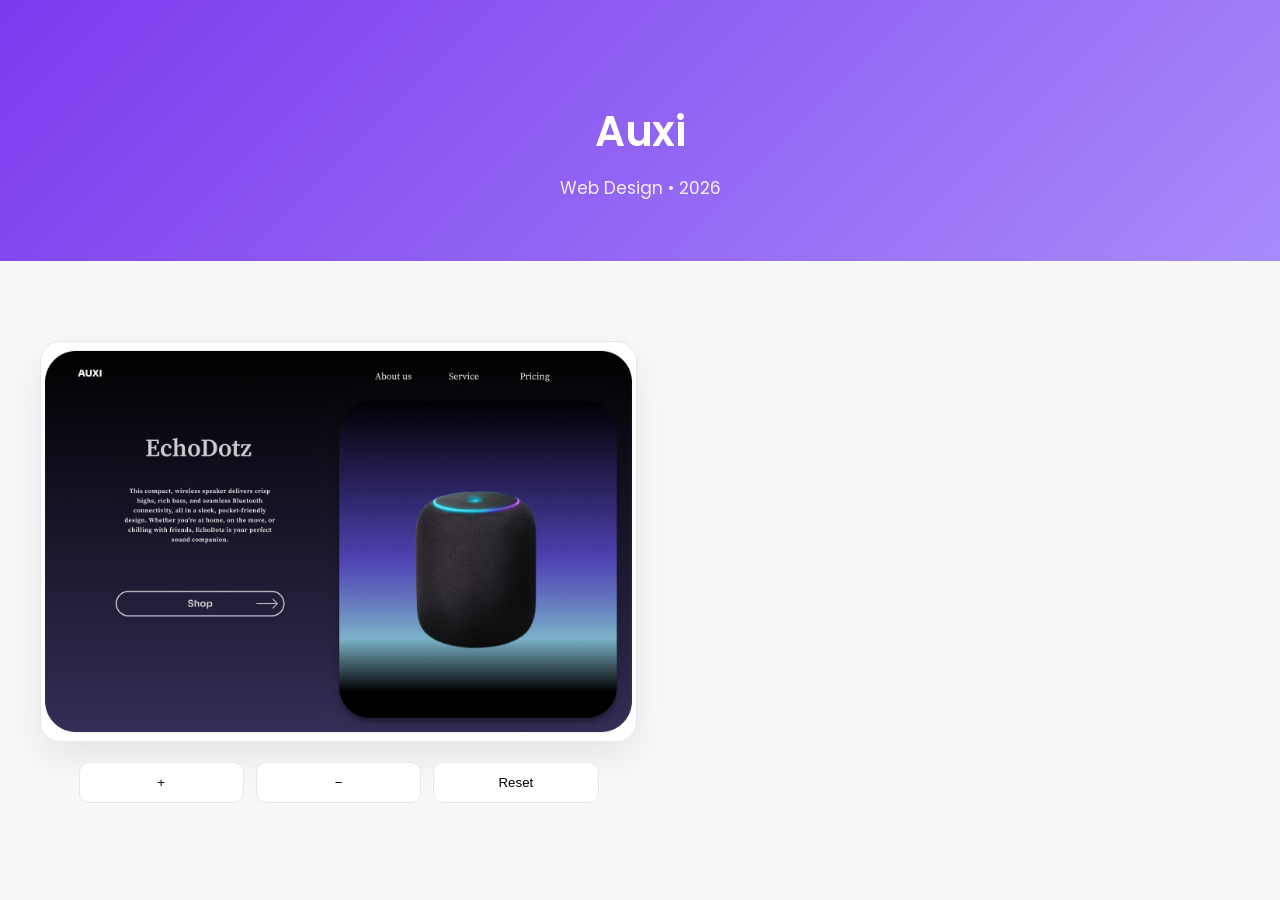
<file: auxi.html>
<!DOCTYPE html>
<html lang="en">
<head>
  <meta charset="UTF-8" />
  <meta name="viewport" content="width=device-width, initial-scale=1.0"/>
  <title>Case Study</title>
  <link rel="stylesheet" href="styles.css"/>
</head>
<body>

<!-- HERO / HEADER -->
<section class="case-header">
  <div class="header-container">
    <h1>Auxi</h1>
    <p class="subtitle">Web Design • 2026</p>
  </div>
</section>

<!-- MAIN CONTENT -->
<section class="case-study">
  <div class="container">

    <!-- IMAGE -->
    <div class="image-section">
      <div class="image-wrapper">
        <img id="caseImage" src="landing pages/Auxi LP.png" alt="Case Study Image"/>
      </div>

      <div class="zoom-controls">
        <button onclick="zoomIn()">+</button>
        <button onclick="zoomOut()">−</button>
        <button onclick="resetZoom()">Reset</button>
      </div>
    </div>

   
<script>
let scale = 1;
const image = document.getElementById("caseImage");

function zoomIn() {
  scale += 0.2;
  image.style.transform = `scale(${scale})`;
}

function zoomOut() {
  scale = Math.max(1, scale - 0.2);
  image.style.transform = `scale(${scale})`;
}

function resetZoom() {
  scale = 1;
  image.style.transform = "scale(1)";
}
</script>

</body>
</html>
</file>
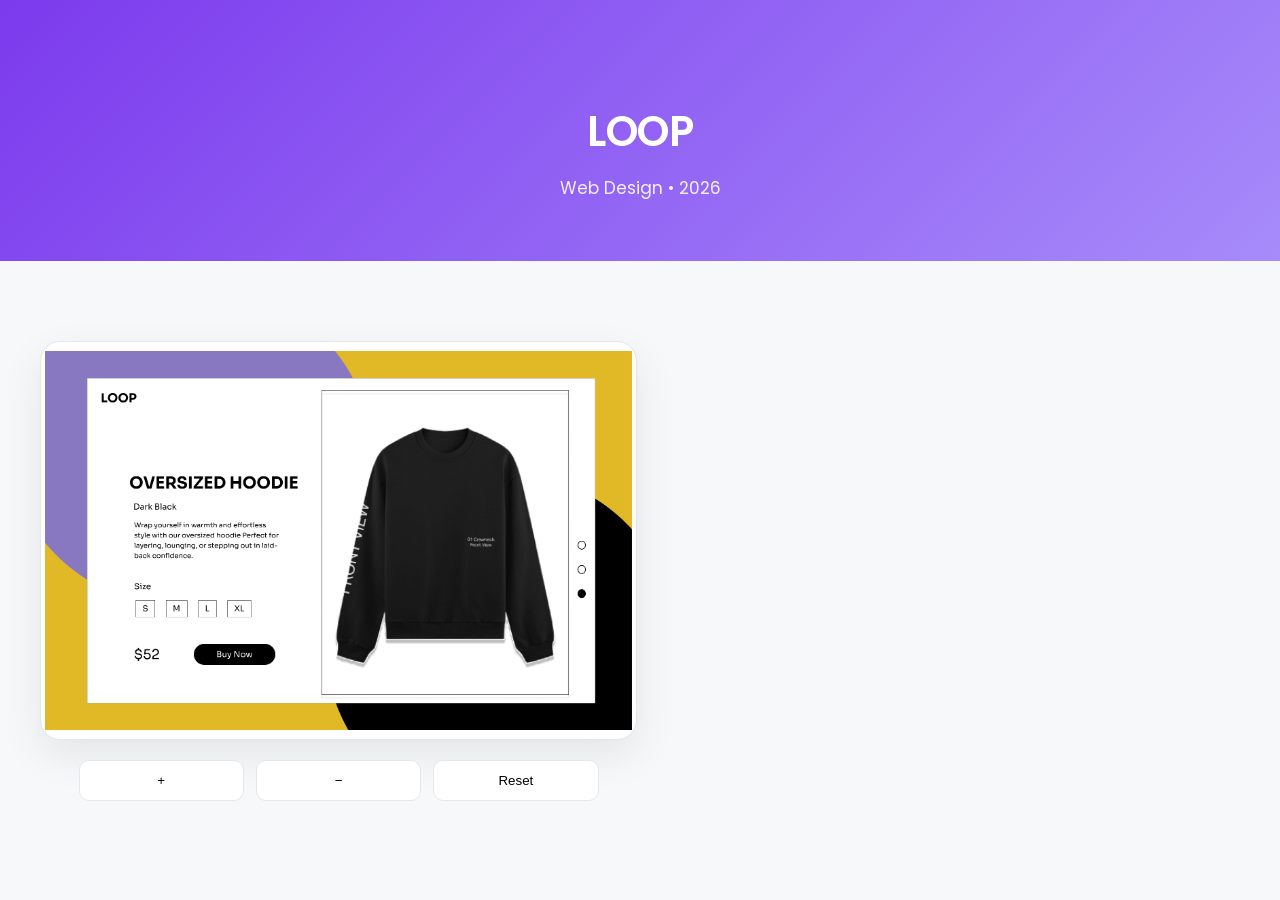
<file: loop.html>
<!DOCTYPE html>
<html lang="en">
<head>
  <meta charset="UTF-8" />
  <meta name="viewport" content="width=device-width, initial-scale=1.0"/>
  <title>Case Study</title>
  <link rel="stylesheet" href="styles.css"/>
</head>
<body>

<!-- HERO / HEADER -->
<section class="case-header">
  <div class="header-container">
    <h1>LOOP</h1>
      <p class="subtitle">Web Design • 2026</p>
  </div>
</section>

<!-- MAIN CONTENT -->
<section class="case-study">
  <div class="container">

    <!-- IMAGE -->
    <div class="image-section">
      <div class="image-wrapper">
        <img id="caseImage" src="project/LOOP Cover.png" alt="Case Study Image"/>
      </div>

      <div class="zoom-controls">
        <button onclick="zoomIn()">+</button>
        <button onclick="zoomOut()">−</button>
        <button onclick="resetZoom()">Reset</button>
      </div>
    </div>

   
<script>
let scale = 1;
const image = document.getElementById("caseImage");

function zoomIn() {
  scale += 0.2;
  image.style.transform = `scale(${scale})`;
}

function zoomOut() {
  scale = Math.max(1, scale - 0.2);
  image.style.transform = `scale(${scale})`;
}

function resetZoom() {
  scale = 1;
  image.style.transform = "scale(1)";
}
</script>

</body>
</html>
</file>
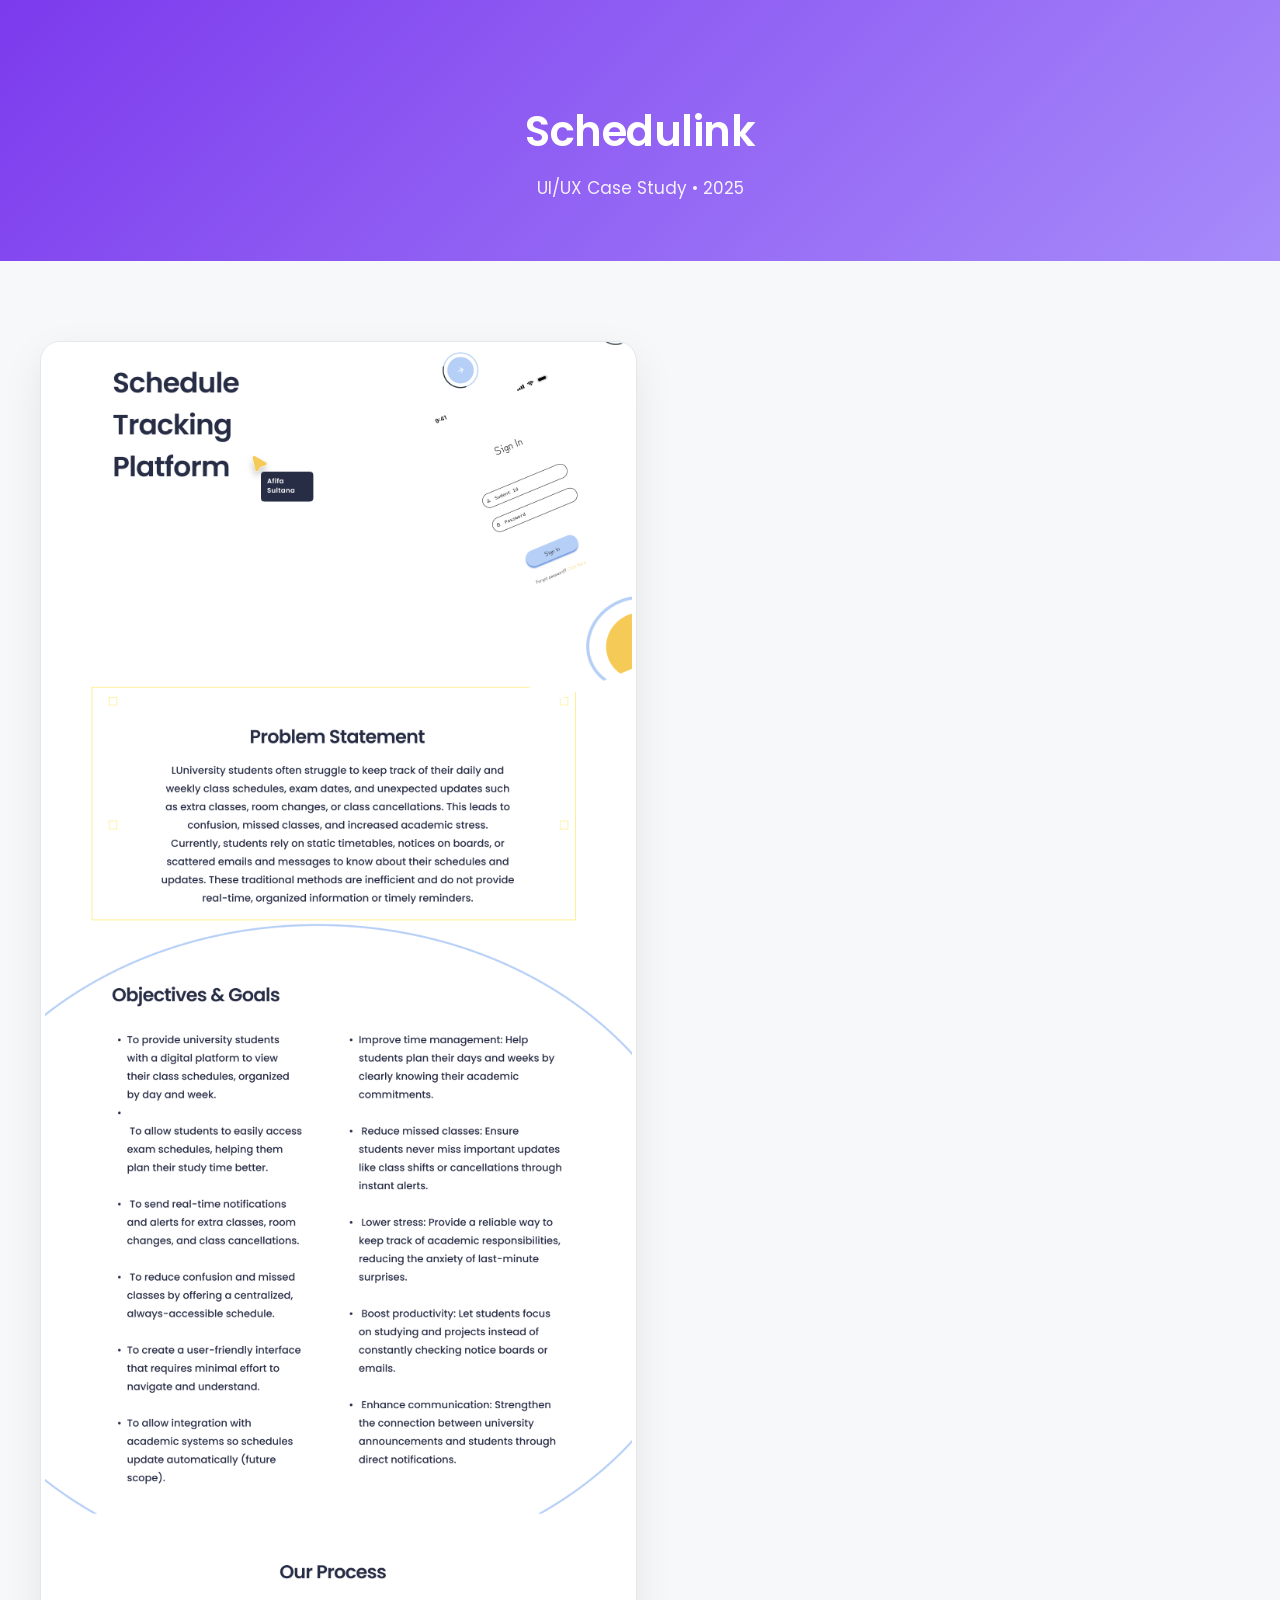
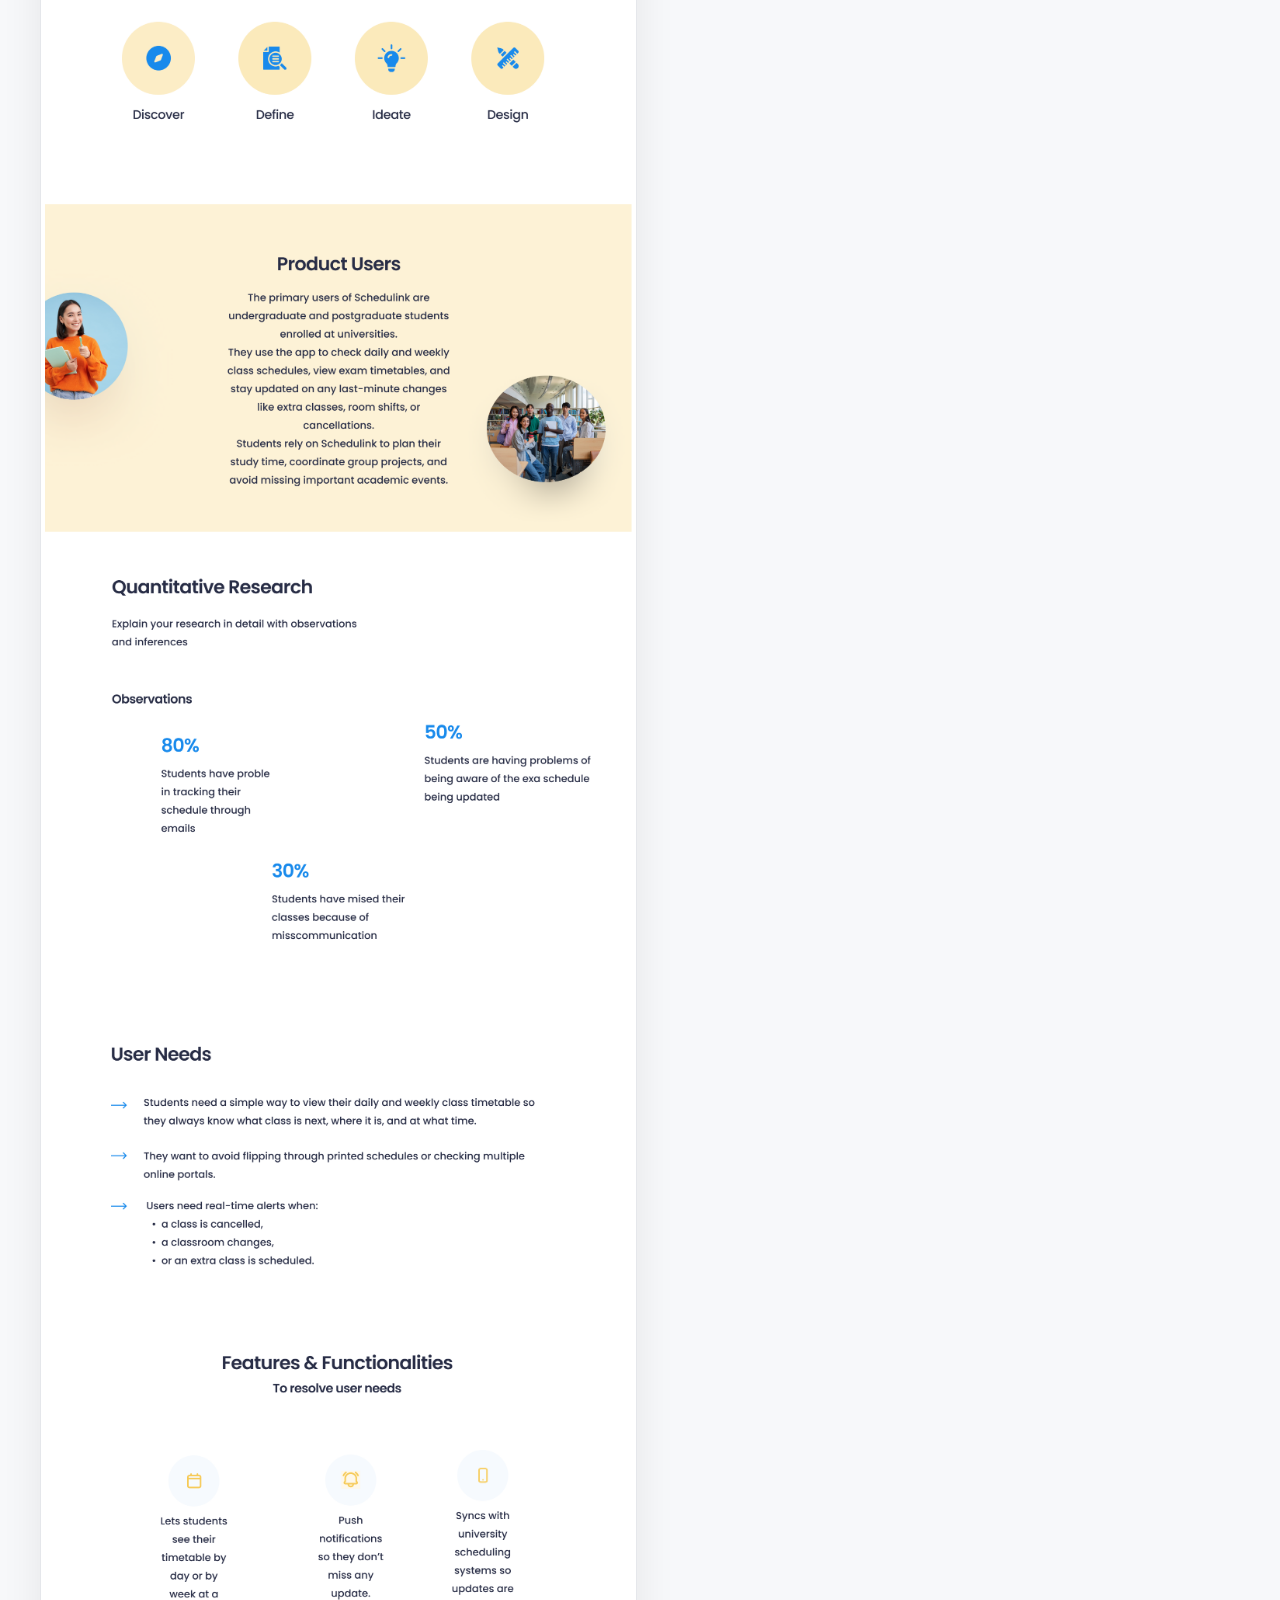
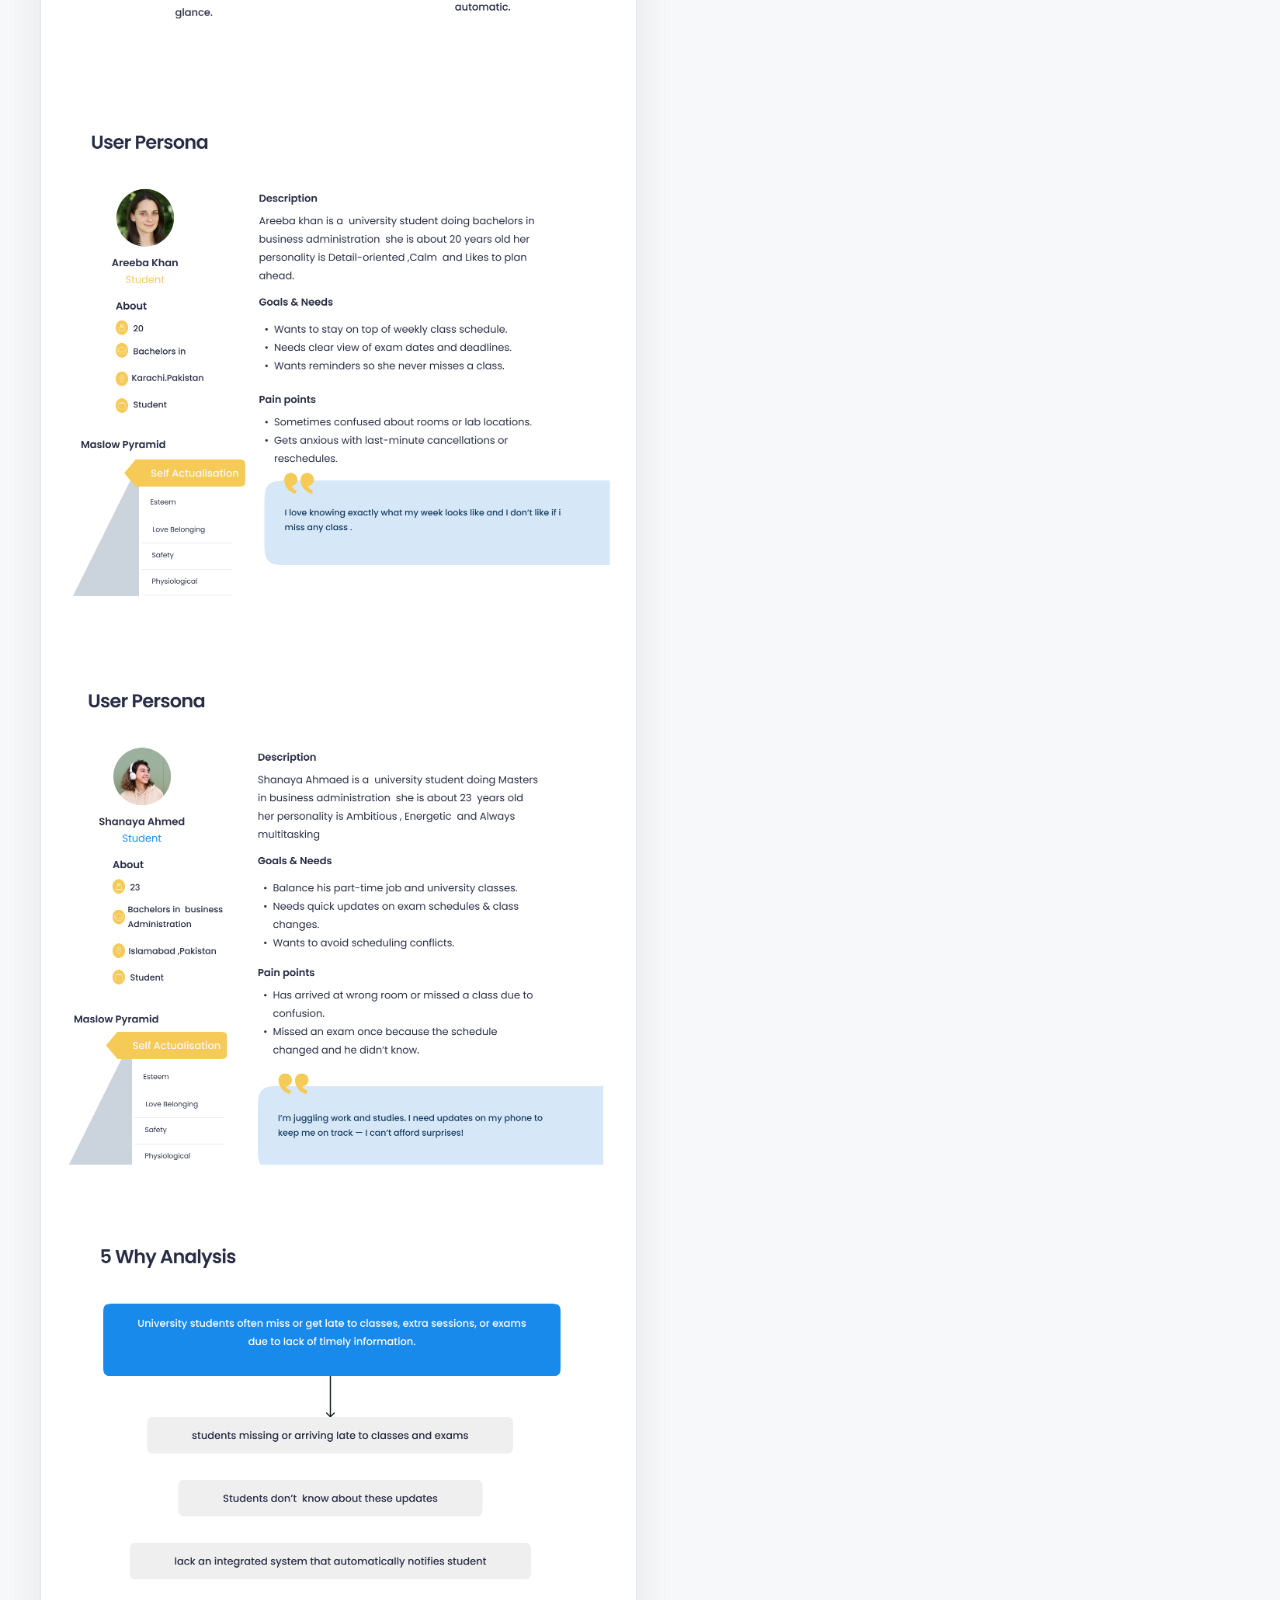
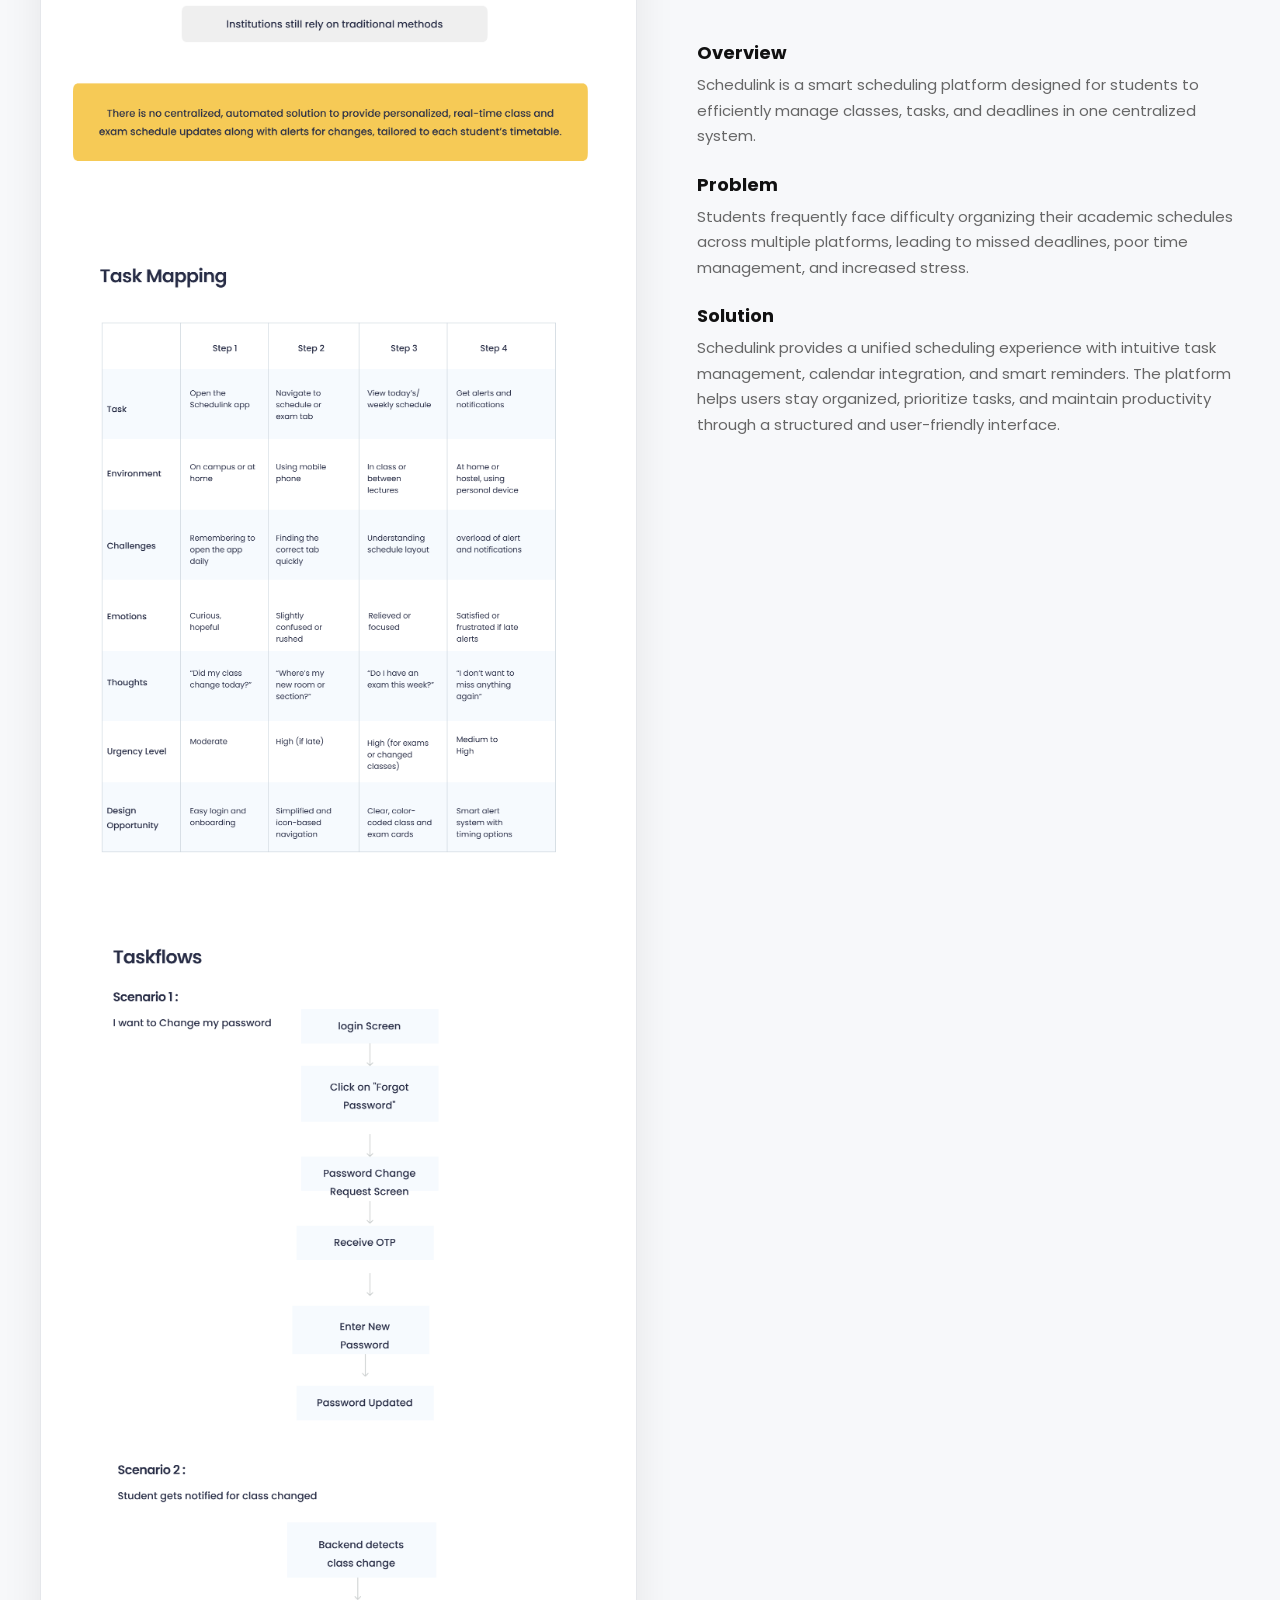
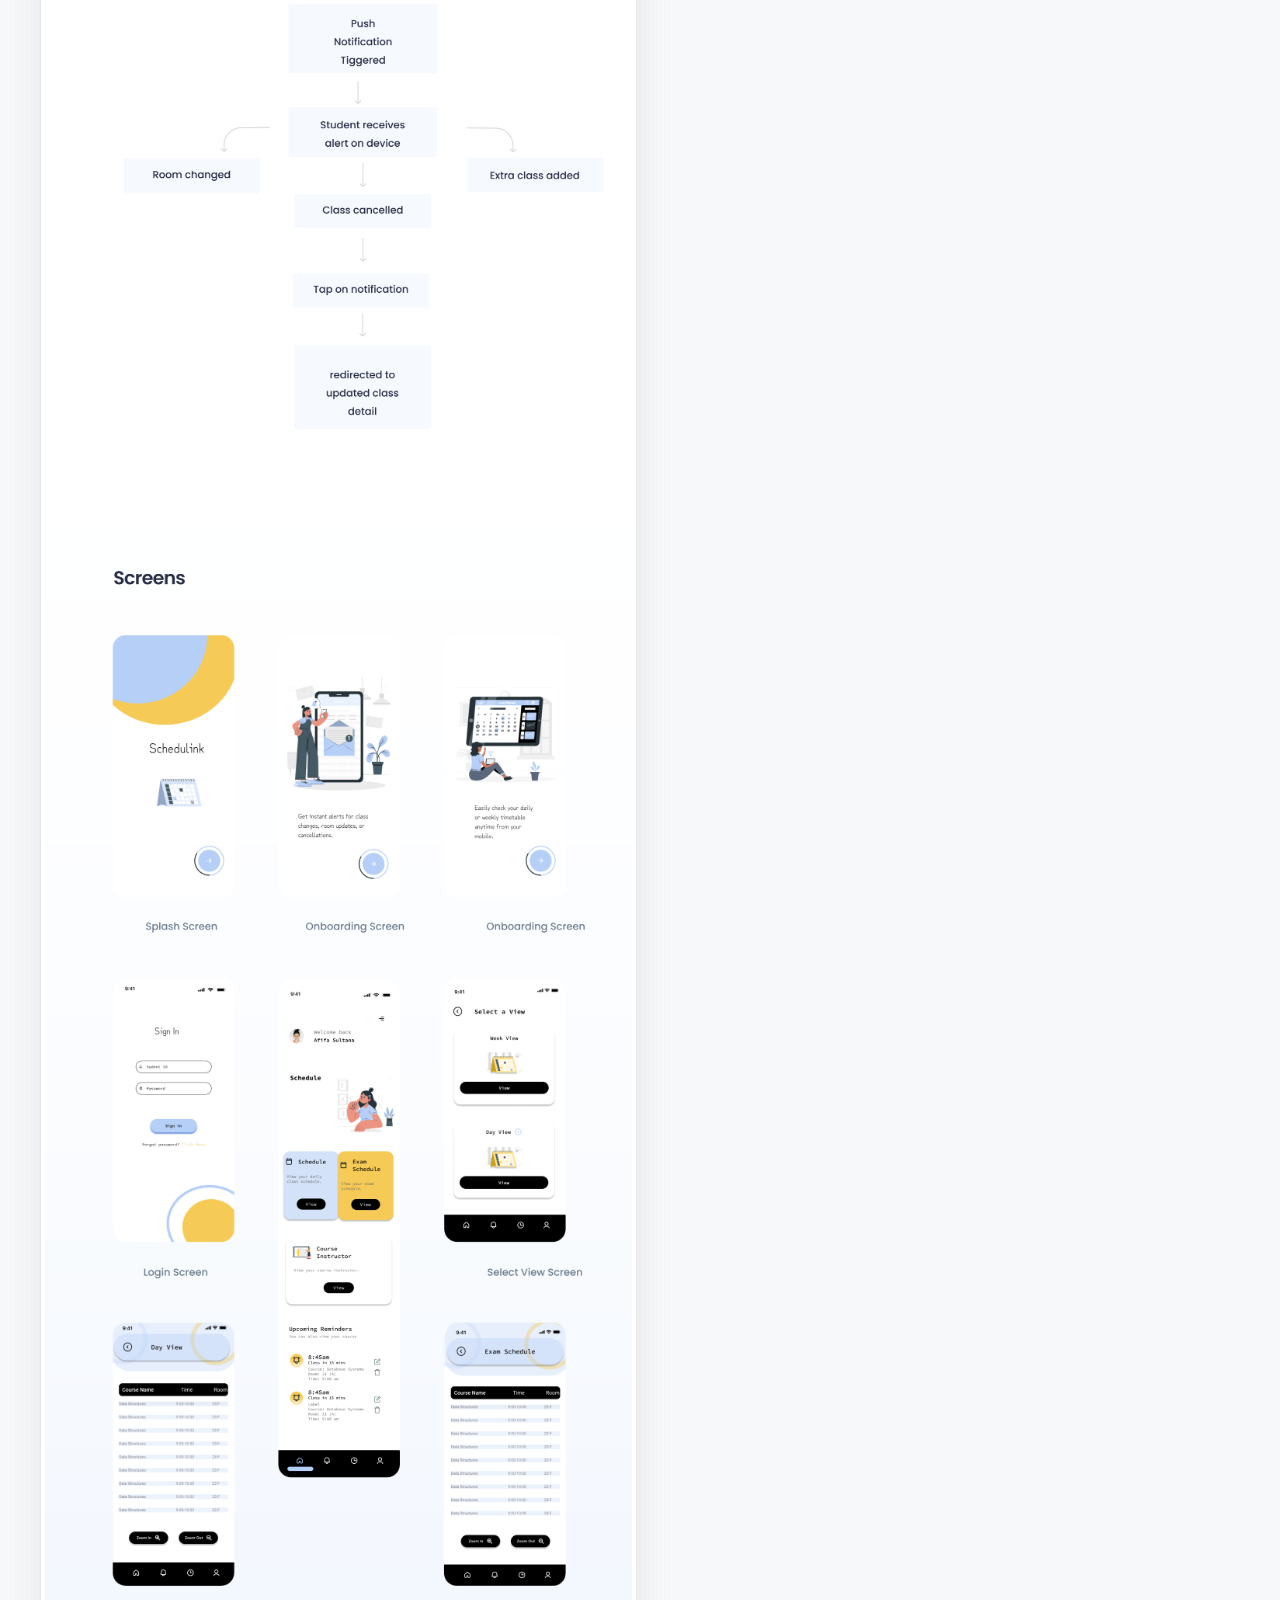
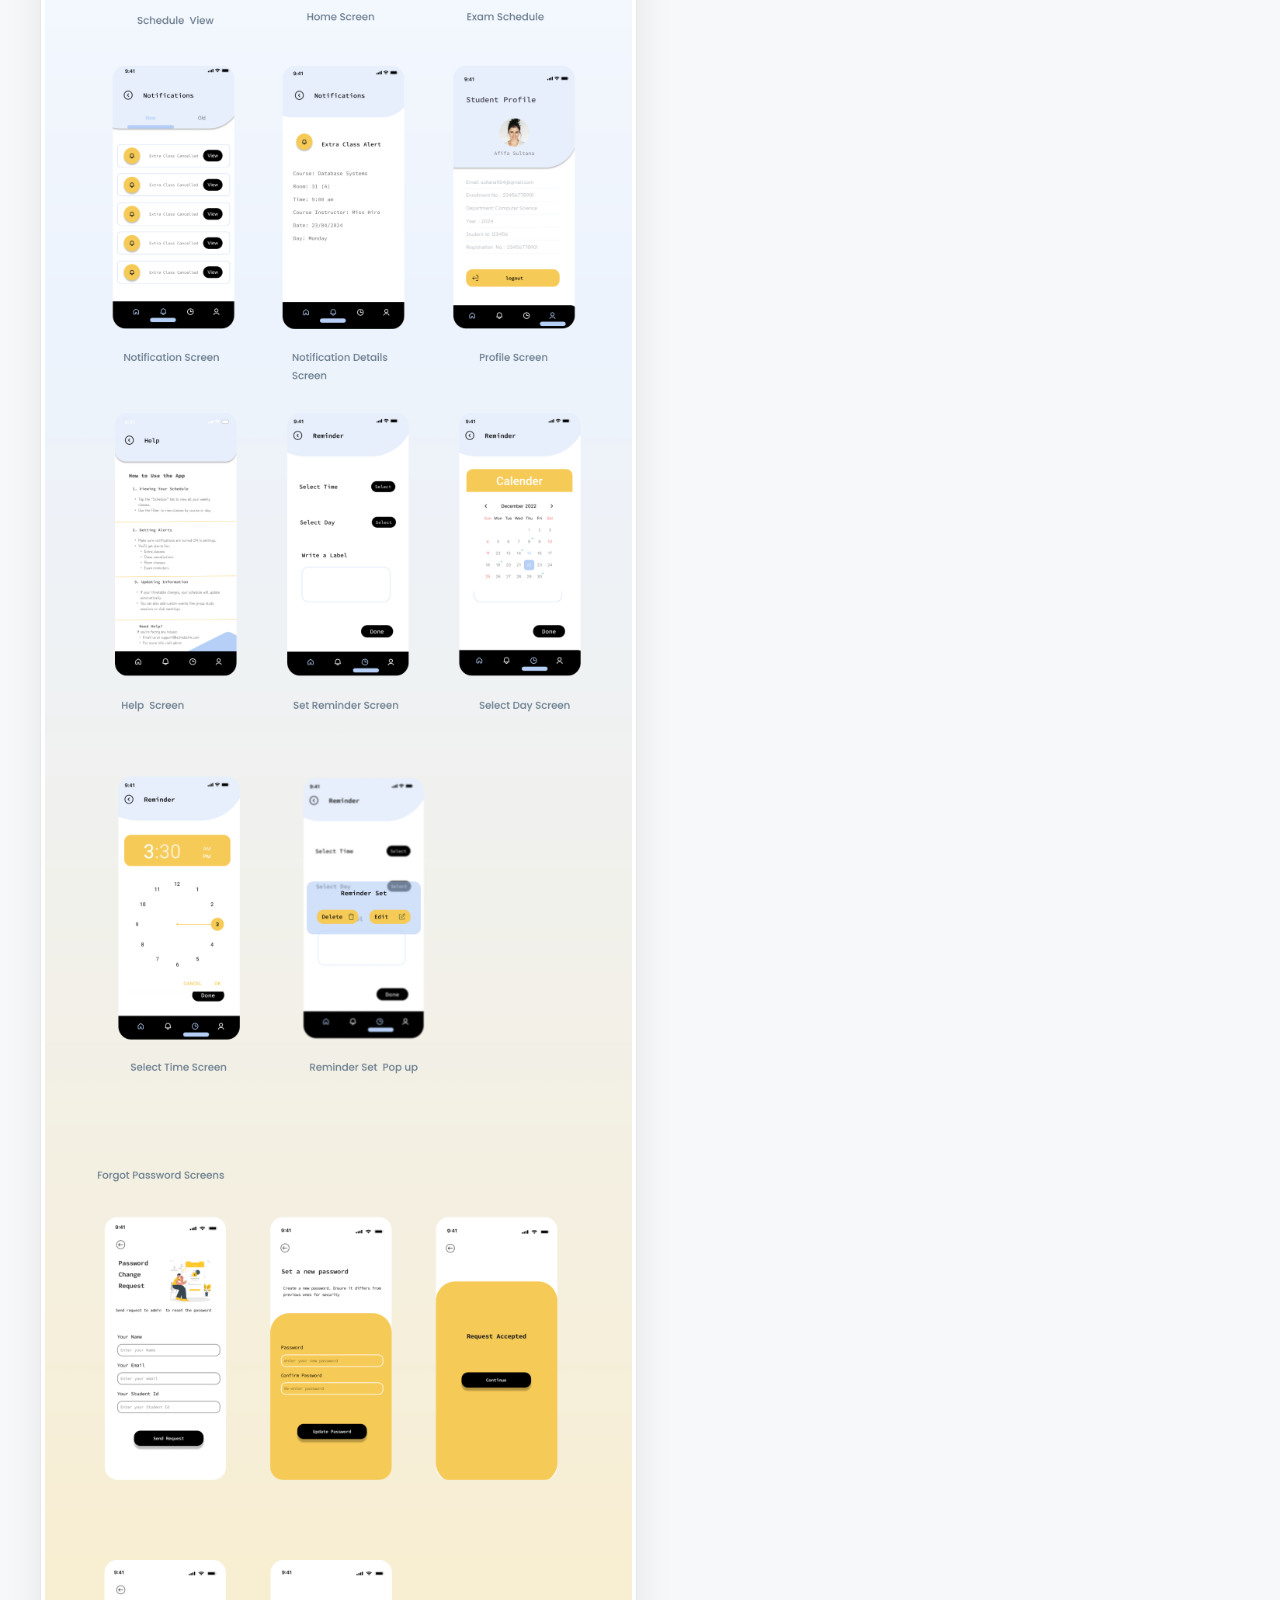
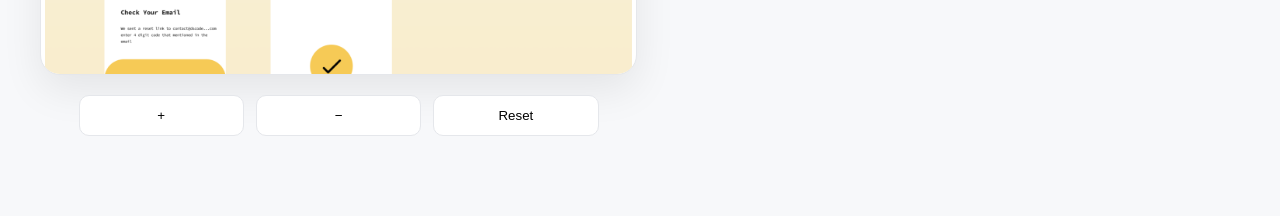
<file: mob2.html>
<!DOCTYPE html>
<html lang="en">
<head>
  <meta charset="UTF-8" />
  <meta name="viewport" content="width=device-width, initial-scale=1.0"/>
  <title>Case Study</title>
  <link rel="stylesheet" href="styles.css"/>
</head>
<body>

<!-- HERO / HEADER -->
<section class="case-header">
  <div class="header-container">
    <h1>Schedulink</h1>
    <p class="subtitle">UI/UX Case Study • 2025</p>
  </div>
</section>

<!-- MAIN CONTENT -->
<section class="case-study">
  <div class="container">

    <!-- IMAGE -->
    <div class="image-section">
      <div class="image-wrapper">
        <img id="caseImage" src="mob/Schedulink  (2).png" alt="Case Study Image"/>
      </div>

      <div class="zoom-controls">
        <button onclick="zoomIn()">+</button>
        <button onclick="zoomOut()">−</button>
        <button onclick="resetZoom()">Reset</button>
      </div>
    </div>

    <!-- CONTENT -->
    <div class="content-section">

      <div class="info">
        <div>
          <h3>Overview</h3>
          <p>
            Schedulink is a smart scheduling platform designed for students to efficiently manage classes, tasks, and deadlines in one centralized system.
          </p>
        </div>

        <div>
          <h3>Problem</h3>
          <p>
            Students frequently face difficulty organizing their academic schedules across multiple platforms, leading to missed deadlines, poor time management, and increased stress.
          </p>
        </div>

        <div>
          <h3>Solution</h3>
          <p>
           Schedulink provides a unified scheduling experience with intuitive task management, calendar integration, and smart reminders. The platform helps users stay organized, prioritize tasks, and maintain productivity through a structured and user-friendly interface.
          </p>
        </div>
      </div>

    </div>

  </div>
</section>

<script>
let scale = 1;
const image = document.getElementById("caseImage");

function zoomIn() {
  scale += 0.2;
  image.style.transform = `scale(${scale})`;
}

function zoomOut() {
  scale = Math.max(1, scale - 0.2);
  image.style.transform = `scale(${scale})`;
}

function resetZoom() {
  scale = 1;
  image.style.transform = "scale(1)";
}
</script>

</body>
</html>
</file>
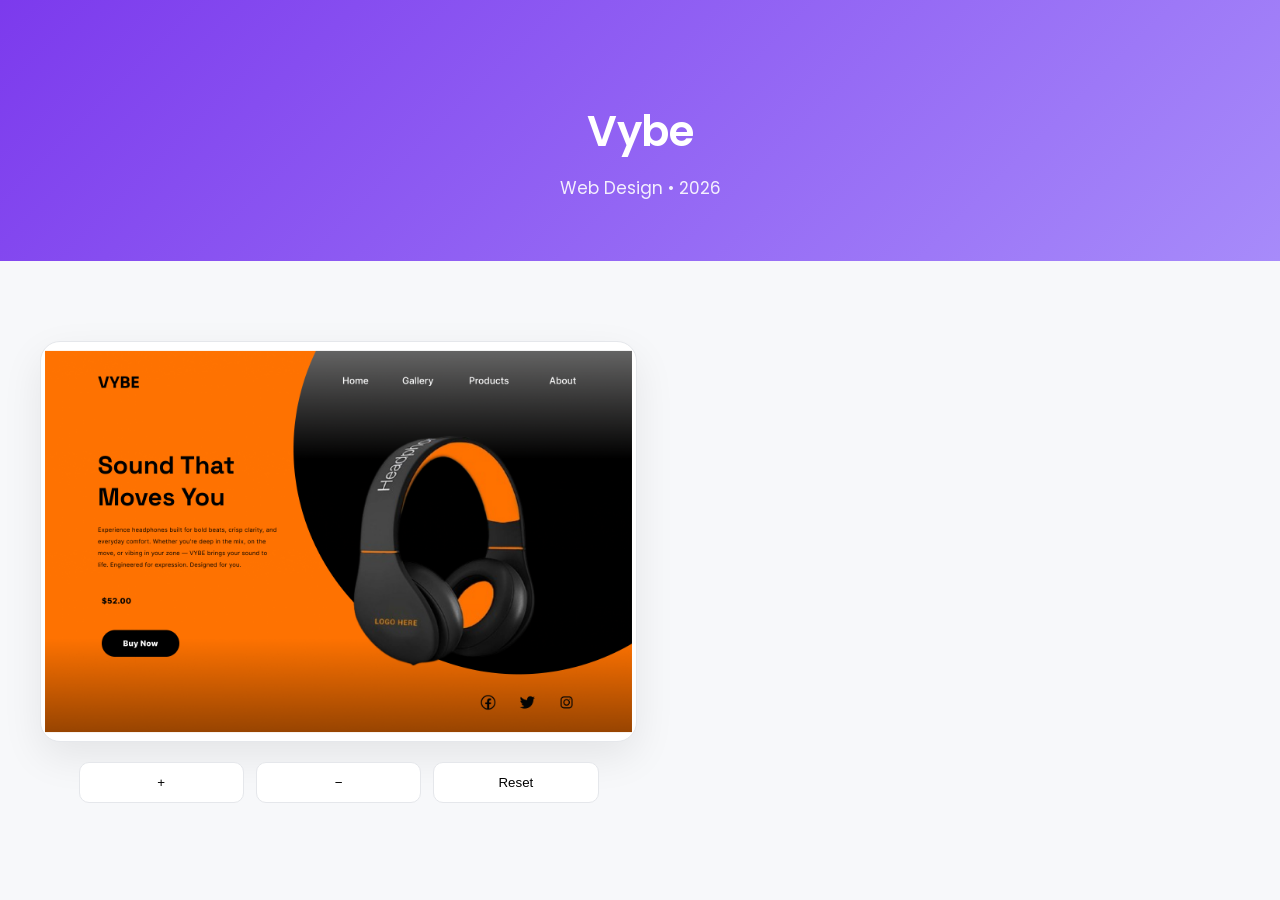
<file: vybe.html>
<!DOCTYPE html>
<html lang="en">
<head>
  <meta charset="UTF-8" />
  <meta name="viewport" content="width=device-width, initial-scale=1.0"/>
  <title>Case Study</title>
  <link rel="stylesheet" href="styles.css"/>
</head>
<body>

<!-- HERO / HEADER -->
<section class="case-header">
  <div class="header-container">
    <h1>Vybe</h1>
   <p class="subtitle">Web Design • 2026</p>
  </div>
</section>

<!-- MAIN CONTENT -->
<section class="case-study">
  <div class="container">

    <!-- IMAGE -->
    <div class="image-section">
      <div class="image-wrapper">
        <img id="caseImage" src="landing pages/vybe lp.png" alt="Case Study Image"/>
      </div>

      <div class="zoom-controls">
        <button onclick="zoomIn()">+</button>
        <button onclick="zoomOut()">−</button>
        <button onclick="resetZoom()">Reset</button>
      </div>
    </div>

   
<script>
let scale = 1;
const image = document.getElementById("caseImage");

function zoomIn() {
  scale += 0.2;
  image.style.transform = `scale(${scale})`;
}

function zoomOut() {
  scale = Math.max(1, scale - 0.2);
  image.style.transform = `scale(${scale})`;
}

function resetZoom() {
  scale = 1;
  image.style.transform = "scale(1)";
}
</script>

</body>
</html>
</file>
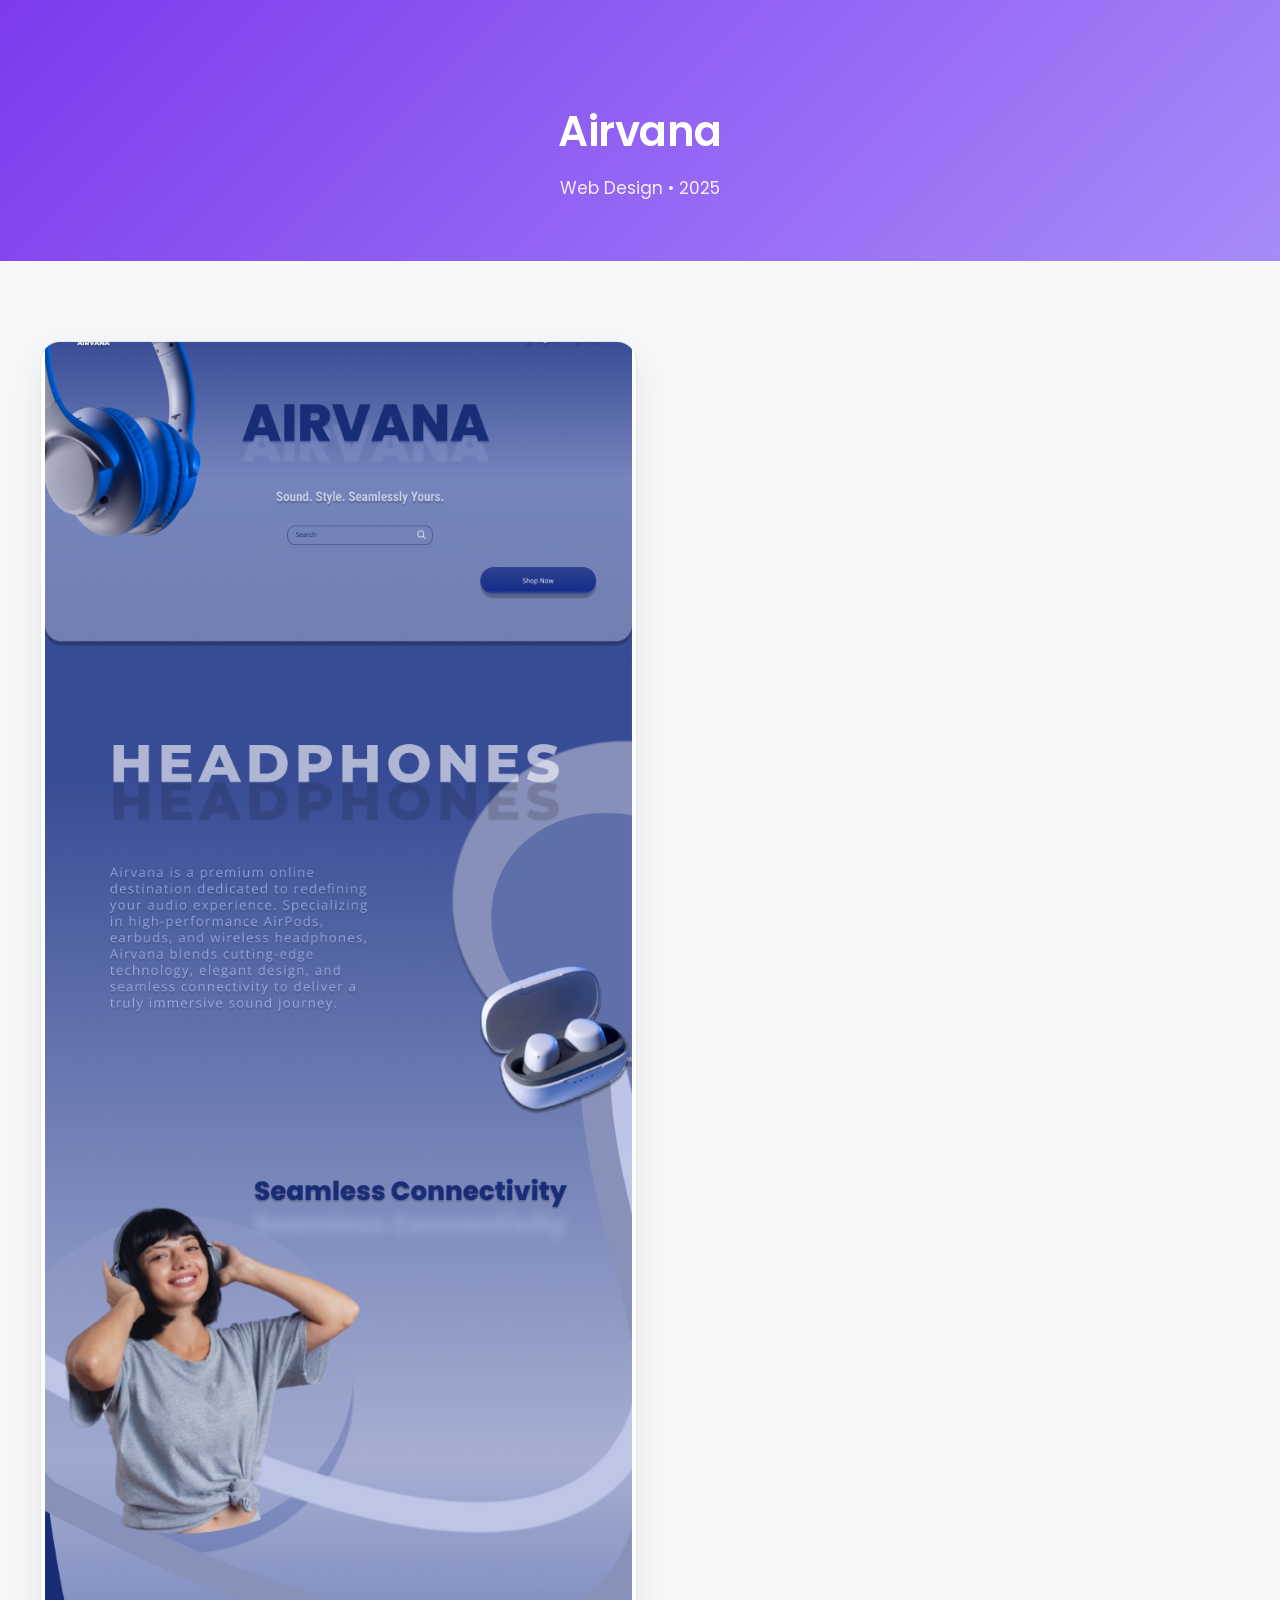
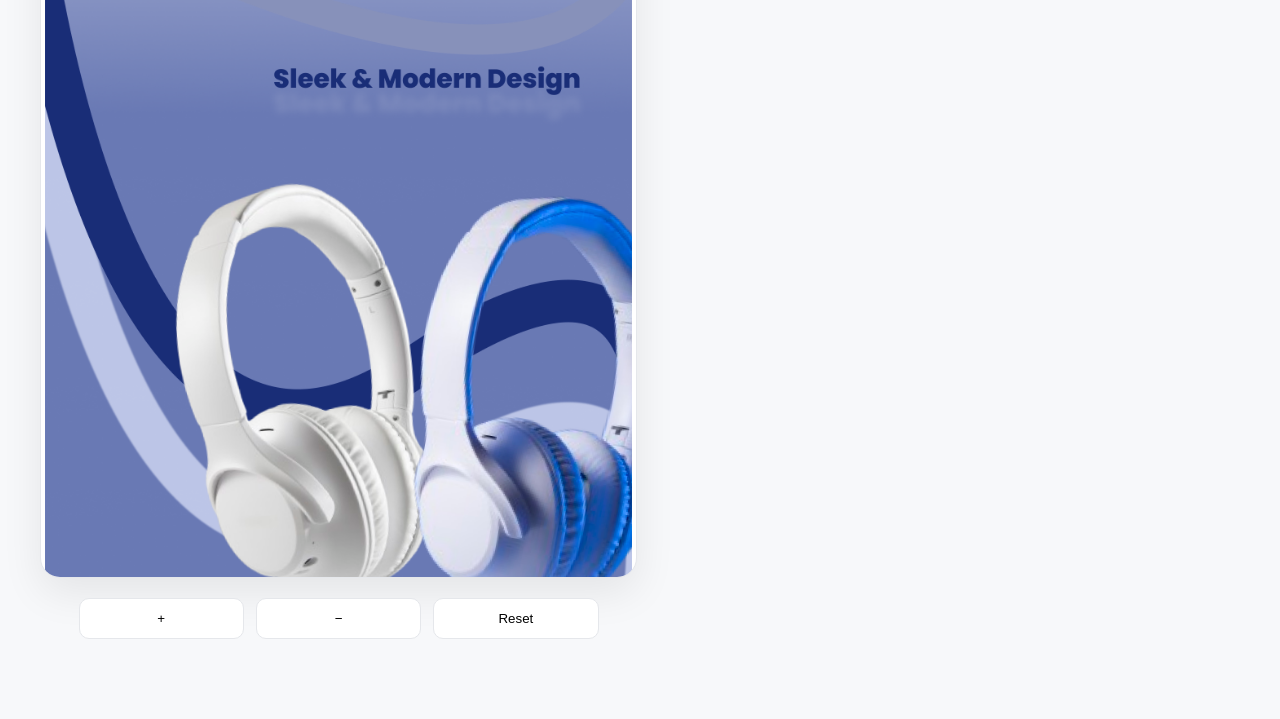
<file: web2.html>
<!DOCTYPE html>
<html lang="en">
<head>
  <meta charset="UTF-8" />
  <meta name="viewport" content="width=device-width, initial-scale=1.0"/>
  <title>Case Study</title>
  <link rel="stylesheet" href="styles.css"/>
</head>
<body>

<!-- HERO / HEADER -->
<section class="case-header">
  <div class="header-container">
    <h1>Airvana</h1>
    <p class="subtitle">Web Design • 2025</p>
  </div>
</section>

<!-- MAIN CONTENT -->
<section class="case-study">
  <div class="container">

    <!-- IMAGE -->
    <div class="image-section">
      <div class="image-wrapper">
        <img id="caseImage" src="landing pages/Airvana LP.png" alt="Case Study Image"/>
      </div>

      <div class="zoom-controls">
        <button onclick="zoomIn()">+</button>
        <button onclick="zoomOut()">−</button>
        <button onclick="resetZoom()">Reset</button>
      </div>
    </div>

   
<script>
let scale = 1;
const image = document.getElementById("caseImage");

function zoomIn() {
  scale += 0.2;
  image.style.transform = `scale(${scale})`;
}

function zoomOut() {
  scale = Math.max(1, scale - 0.2);
  image.style.transform = `scale(${scale})`;
}

function resetZoom() {
  scale = 1;
  image.style.transform = "scale(1)";
}
</script>

</body>
</html>
</file>
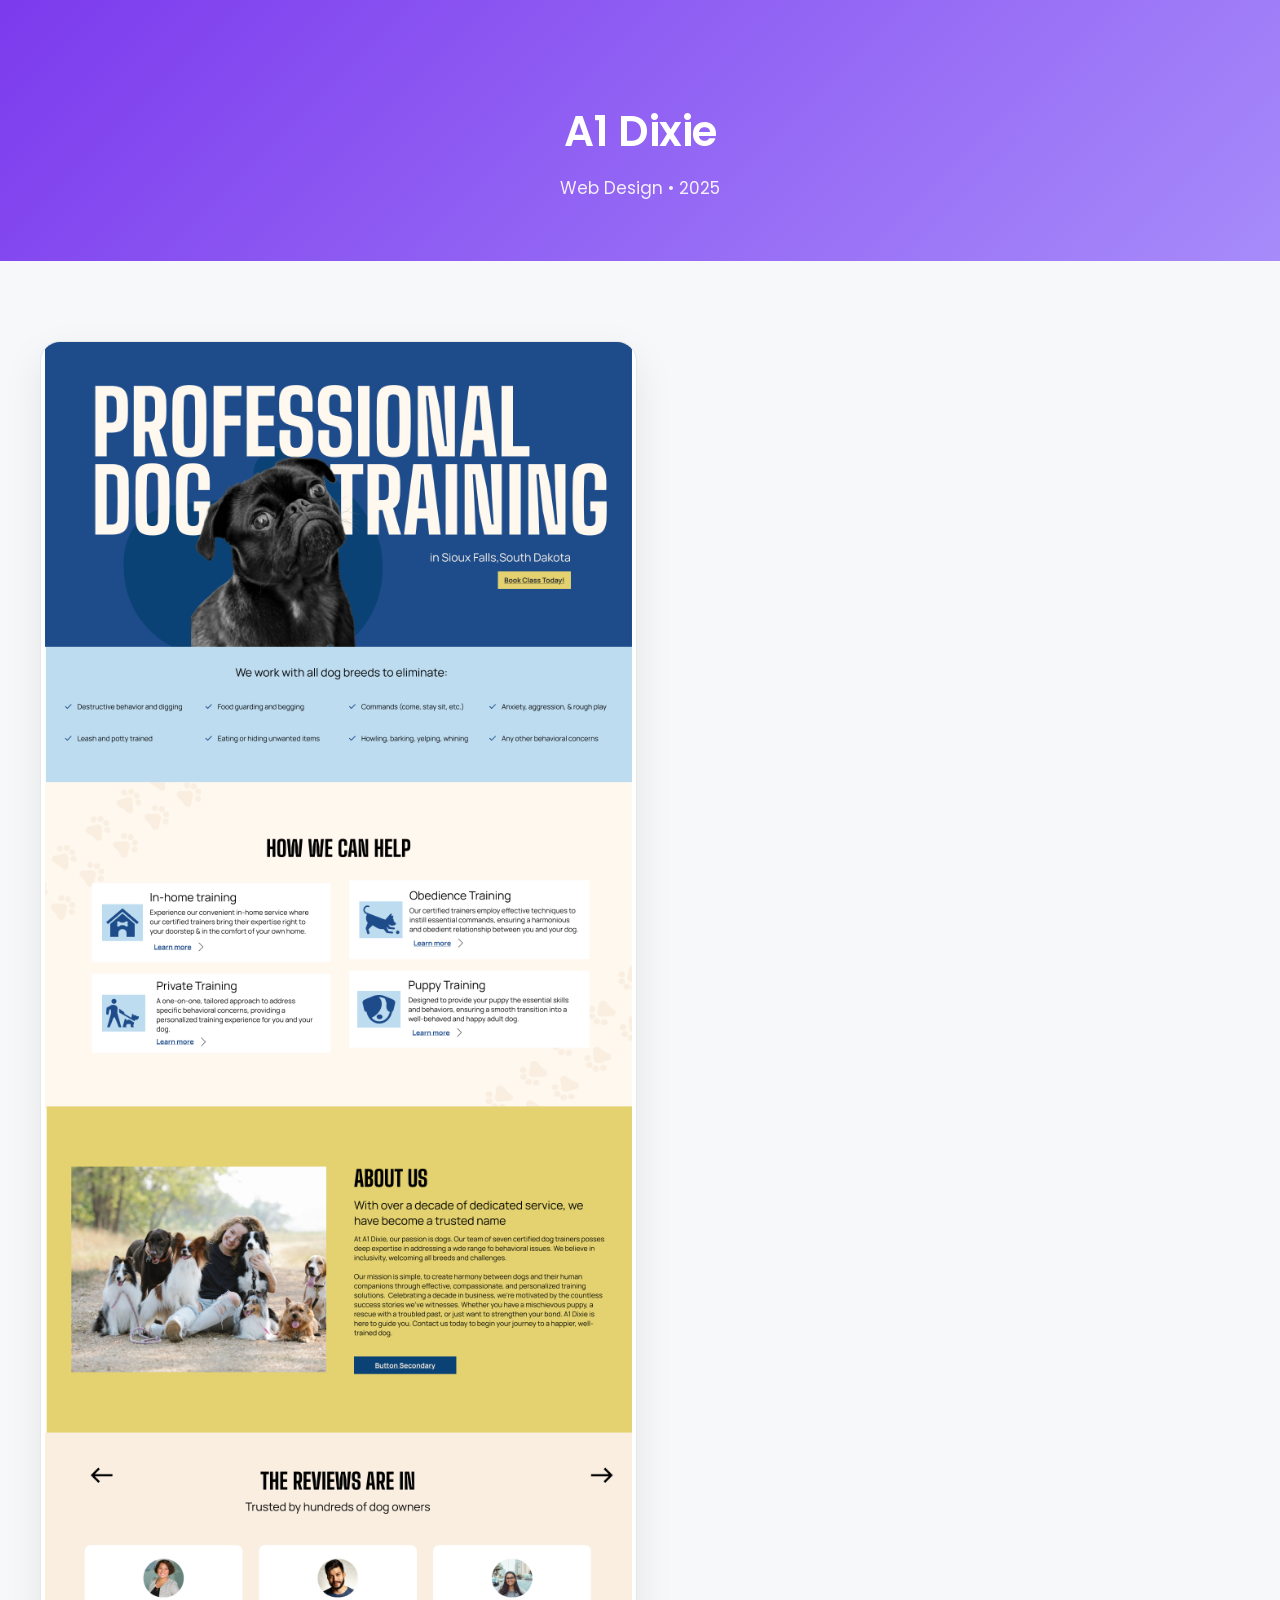
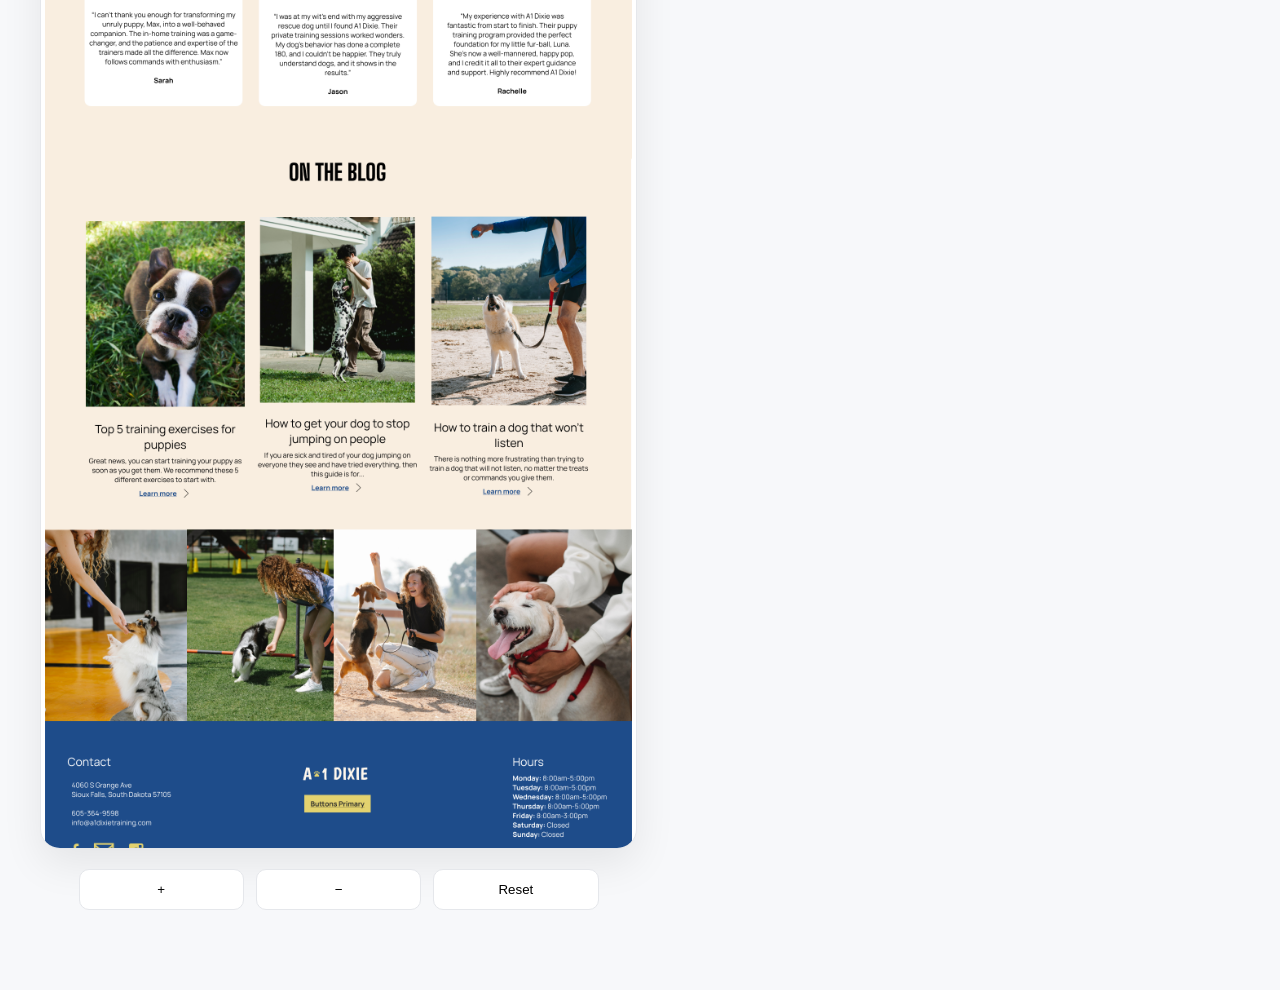
<file: web3.html>
<!DOCTYPE html>
<html lang="en">
<head>
  <meta charset="UTF-8" />
  <meta name="viewport" content="width=device-width, initial-scale=1.0"/>
  <title>Case Study</title>
  <link rel="stylesheet" href="styles.css"/>
</head>
<body>

<!-- HERO / HEADER -->
<section class="case-header">
  <div class="header-container">
    <h1>A1 Dixie</h1>
    <p class="subtitle">Web Design • 2025</p>
  </div>
</section>

<!-- MAIN CONTENT -->
<section class="case-study">
  <div class="container">

    <!-- IMAGE -->
    <div class="image-section">
      <div class="image-wrapper">
        <img id="caseImage" src="landing pages/A1 Dixie LP.png" alt="Case Study Image"/>
      </div>

      <div class="zoom-controls">
        <button onclick="zoomIn()">+</button>
        <button onclick="zoomOut()">−</button>
        <button onclick="resetZoom()">Reset</button>
      </div>
    </div>

    
<script>
let scale = 1;
const image = document.getElementById("caseImage");

function zoomIn() {
  scale += 0.2;
  image.style.transform = `scale(${scale})`;
}

function zoomOut() {
  scale = Math.max(1, scale - 0.2);
  image.style.transform = `scale(${scale})`;
}

function resetZoom() {
  scale = 1;
  image.style.transform = "scale(1)";
}
</script>

</body>
</html>
</file>
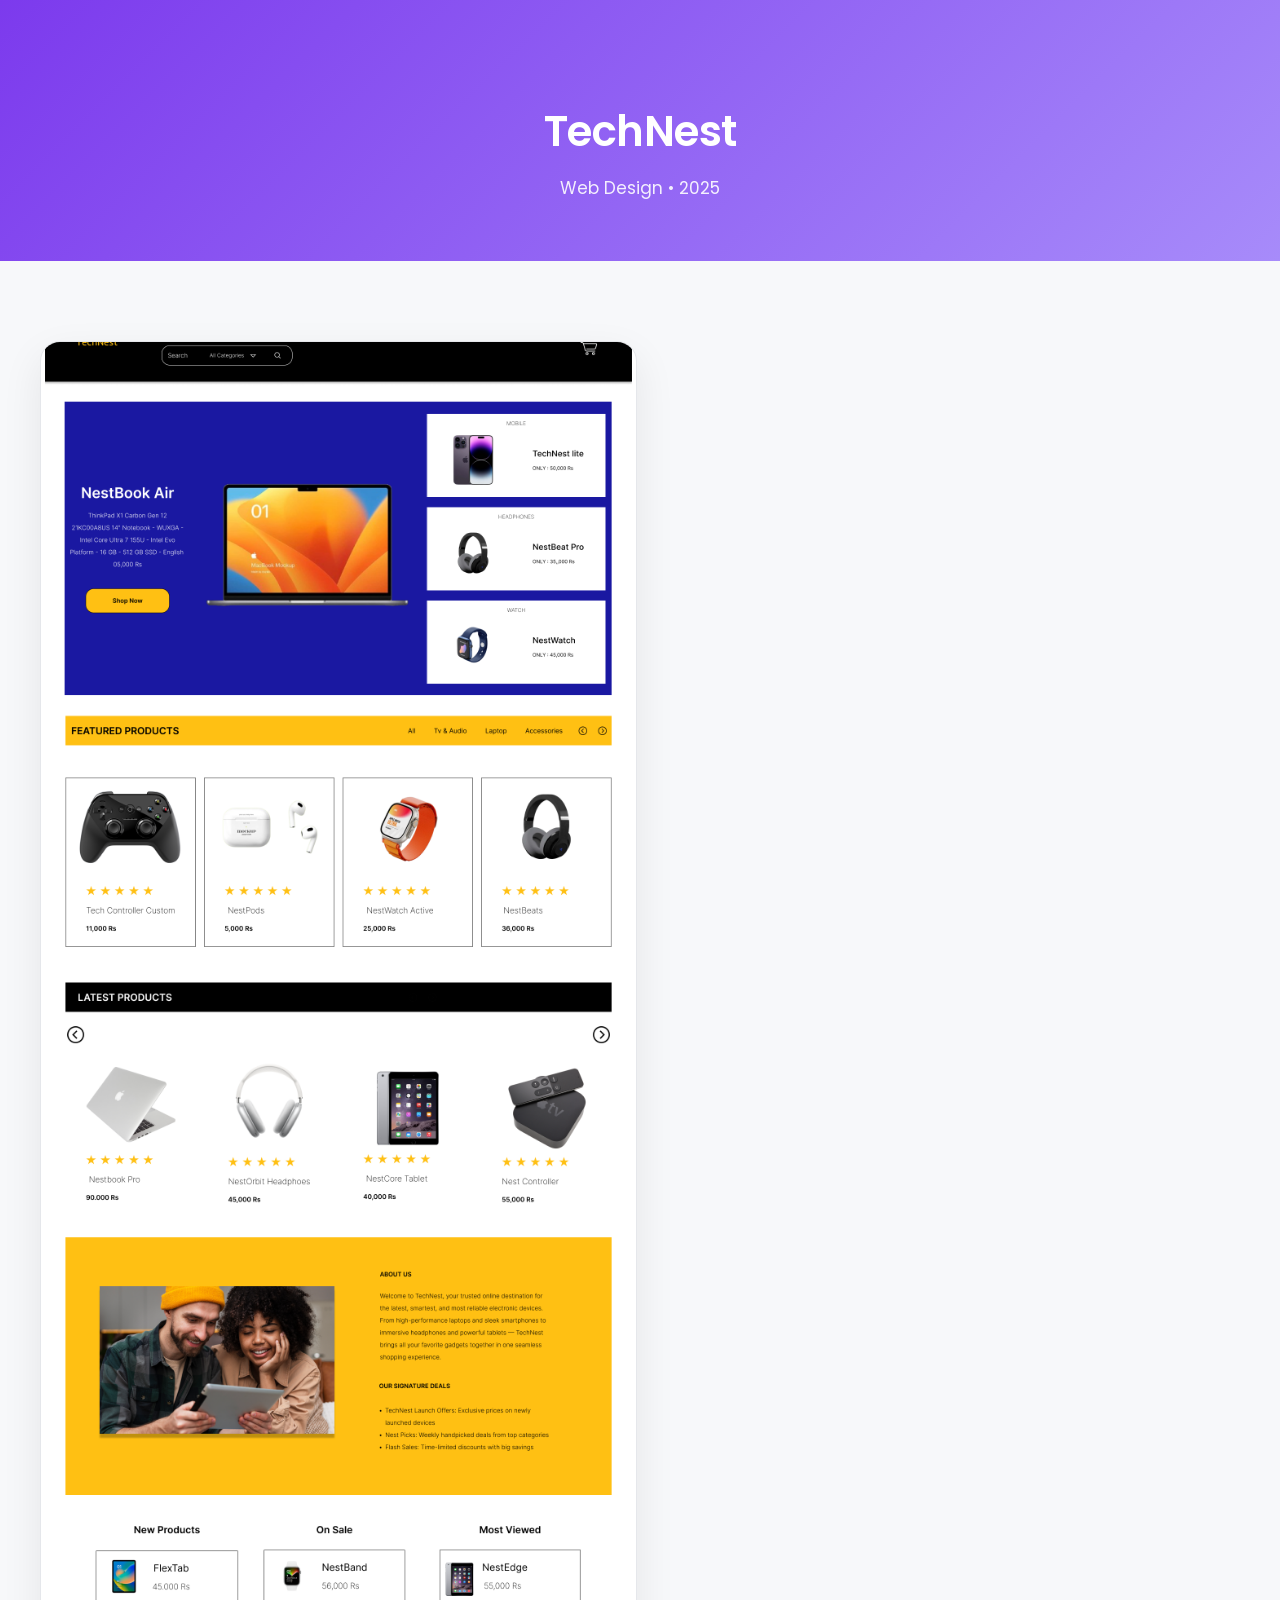
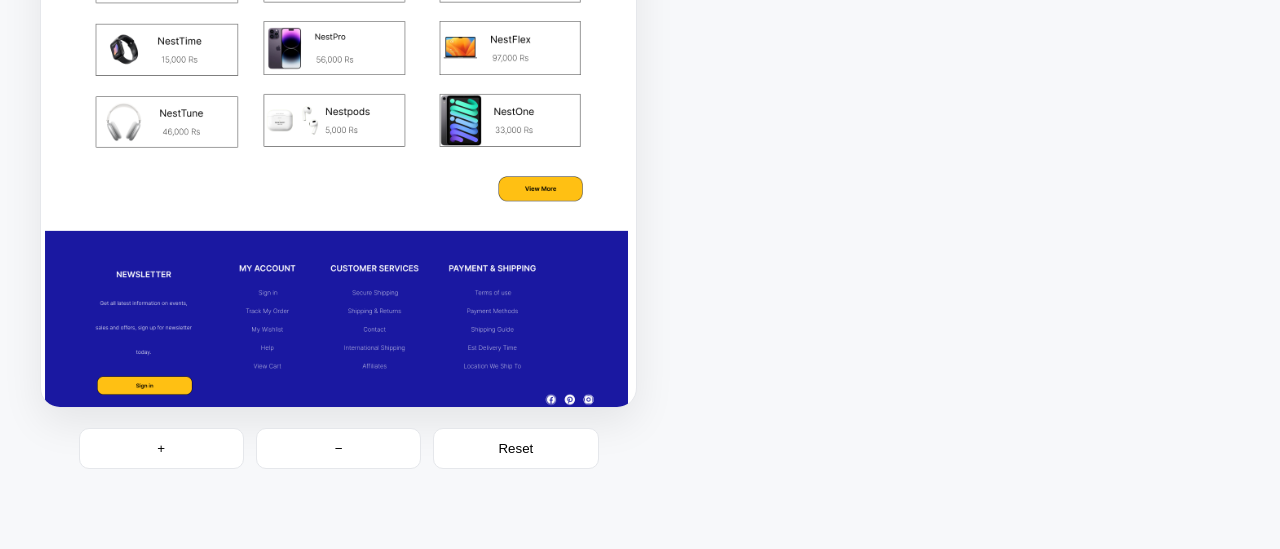
<file: web4.html>
<!DOCTYPE html>
<html lang="en">
<head>
  <meta charset="UTF-8" />
  <meta name="viewport" content="width=device-width, initial-scale=1.0"/>
  <title>Case Study</title>
  <link rel="stylesheet" href="styles.css"/>
</head>
<body>

<!-- HERO / HEADER -->
<section class="case-header">
  <div class="header-container">
    <h1>TechNest</h1>
    <p class="subtitle">Web Design • 2025</p>
  </div>
</section>

<!-- MAIN CONTENT -->
<section class="case-study">
  <div class="container">

    <!-- IMAGE -->
    <div class="image-section">
      <div class="image-wrapper">
        <img id="caseImage" src="landing pages/Technest LP.png" alt="Case Study Image"/>
      </div>

      <div class="zoom-controls">
        <button onclick="zoomIn()">+</button>
        <button onclick="zoomOut()">−</button>
        <button onclick="resetZoom()">Reset</button>
      </div>
    </div>

  

<script>
let scale = 1;
const image = document.getElementById("caseImage");

function zoomIn() {
  scale += 0.2;
  image.style.transform = `scale(${scale})`;
}

function zoomOut() {
  scale = Math.max(1, scale - 0.2);
  image.style.transform = `scale(${scale})`;
}

function resetZoom() {
  scale = 1;
  image.style.transform = "scale(1)";
}
</script>

</body>
</html>
</file>
<file: styles.css>
@import url("https://fonts.googleapis.com/css2?family=Poppins:wght@300;400;500;600&display=swap");

:root {
  --bg: #f7f8fa;
  --card: #ffffff;
  --text: #111;
  --muted: #666;
  --accent: #7C3AED;
  --border: #e5e7eb;
}

/* RESET */
* {
  margin: 0;
  padding: 0;
  box-sizing: border-box;
}

/* BODY */
body {
  font-family: "Poppins", sans-serif;
  background: var(--bg);
  color: var(--text);
}

/* ================= HEADER (TITLE AT TOP) ================= */
.case-header {
  padding: 100px 20px 60px;
  background: linear-gradient(135deg, #7C3AED, #A78BFA);
  color: white;
  text-align: center;
}

.header-container {
  max-width: 900px;
  margin: auto;
}

.case-header h1 {
  font-size: 42px;
  font-weight: 600;
  margin-bottom: 12px;
  letter-spacing: -0.5px;
}

.case-header .subtitle {
  font-size: 17px;
  opacity: 0.9;
}

/* ================= MAIN SECTION ================= */
.case-study {
  padding: 80px 20px;
}

.container {
  max-width: 1200px;
  margin: auto;
  display: grid;
  grid-template-columns: 1.1fr 1fr;
  gap: 60px;
  align-items: center;
}

/* ================= IMAGE ================= */
.image-section {
  display: flex;
  flex-direction: column;
  align-items: center;
  gap: 20px;
}

.image-wrapper {
  width: 100%;
  max-width: clamp(500px, 60vw, 800px); /* 🔥 responsive scaling */
  margin: 0 auto;
  overflow: hidden;
  border-radius: 20px;
  background: var(--card);
  border: 1px solid var(--border);
  padding: 18px;
  box-shadow: 0 15px 40px rgba(0,0,0,0.08);
}

.image-wrapper img {
  width: 100%;
  height: auto;
  display: block;
  transform: scale(1.05);
  transition: transform 0.3s ease;
  cursor: zoom-in;
}

/* ================= ZOOM BUTTONS ================= */
.zoom-controls {
  display: flex;
  gap: 12px;
  width: 100%;
  max-width: 520px;
}

.zoom-controls button {
  flex: 1;
  padding: 12px;
  border-radius: 10px;
  background: var(--card);
  border: 1px solid var(--border);
  cursor: pointer;
  font-weight: 500;
  transition: all 0.25s ease;
}

.zoom-controls button:hover {
  background: var(--accent);
  color: white;
  transform: translateY(-2px);
}

/* ================= CONTENT ================= */
.content-section {
  display: flex;
  flex-direction: column;
  gap: 28px;
}

.content-section h2 {
  font-size: 22px;
  font-weight: 600;
}

.info {
  display: flex;
  flex-direction: column;
  gap: 22px;
}

.info h3 {
  font-size: 18px;
  margin-bottom: 6px;
}

.info p {
  color: var(--muted);
  line-height: 1.7;
  font-size: 15px;
}

/* ================= RESPONSIVE ================= */
@media (max-width: 900px) {
  .case-header {
    padding: 80px 20px 40px;
  }

  .case-header h1 {
    font-size: 32px;
  }

  .container {
    grid-template-columns: 1fr;
    gap: 40px;
  }

  .image-wrapper {
    max-width: 100%;
  }
}
</file>
